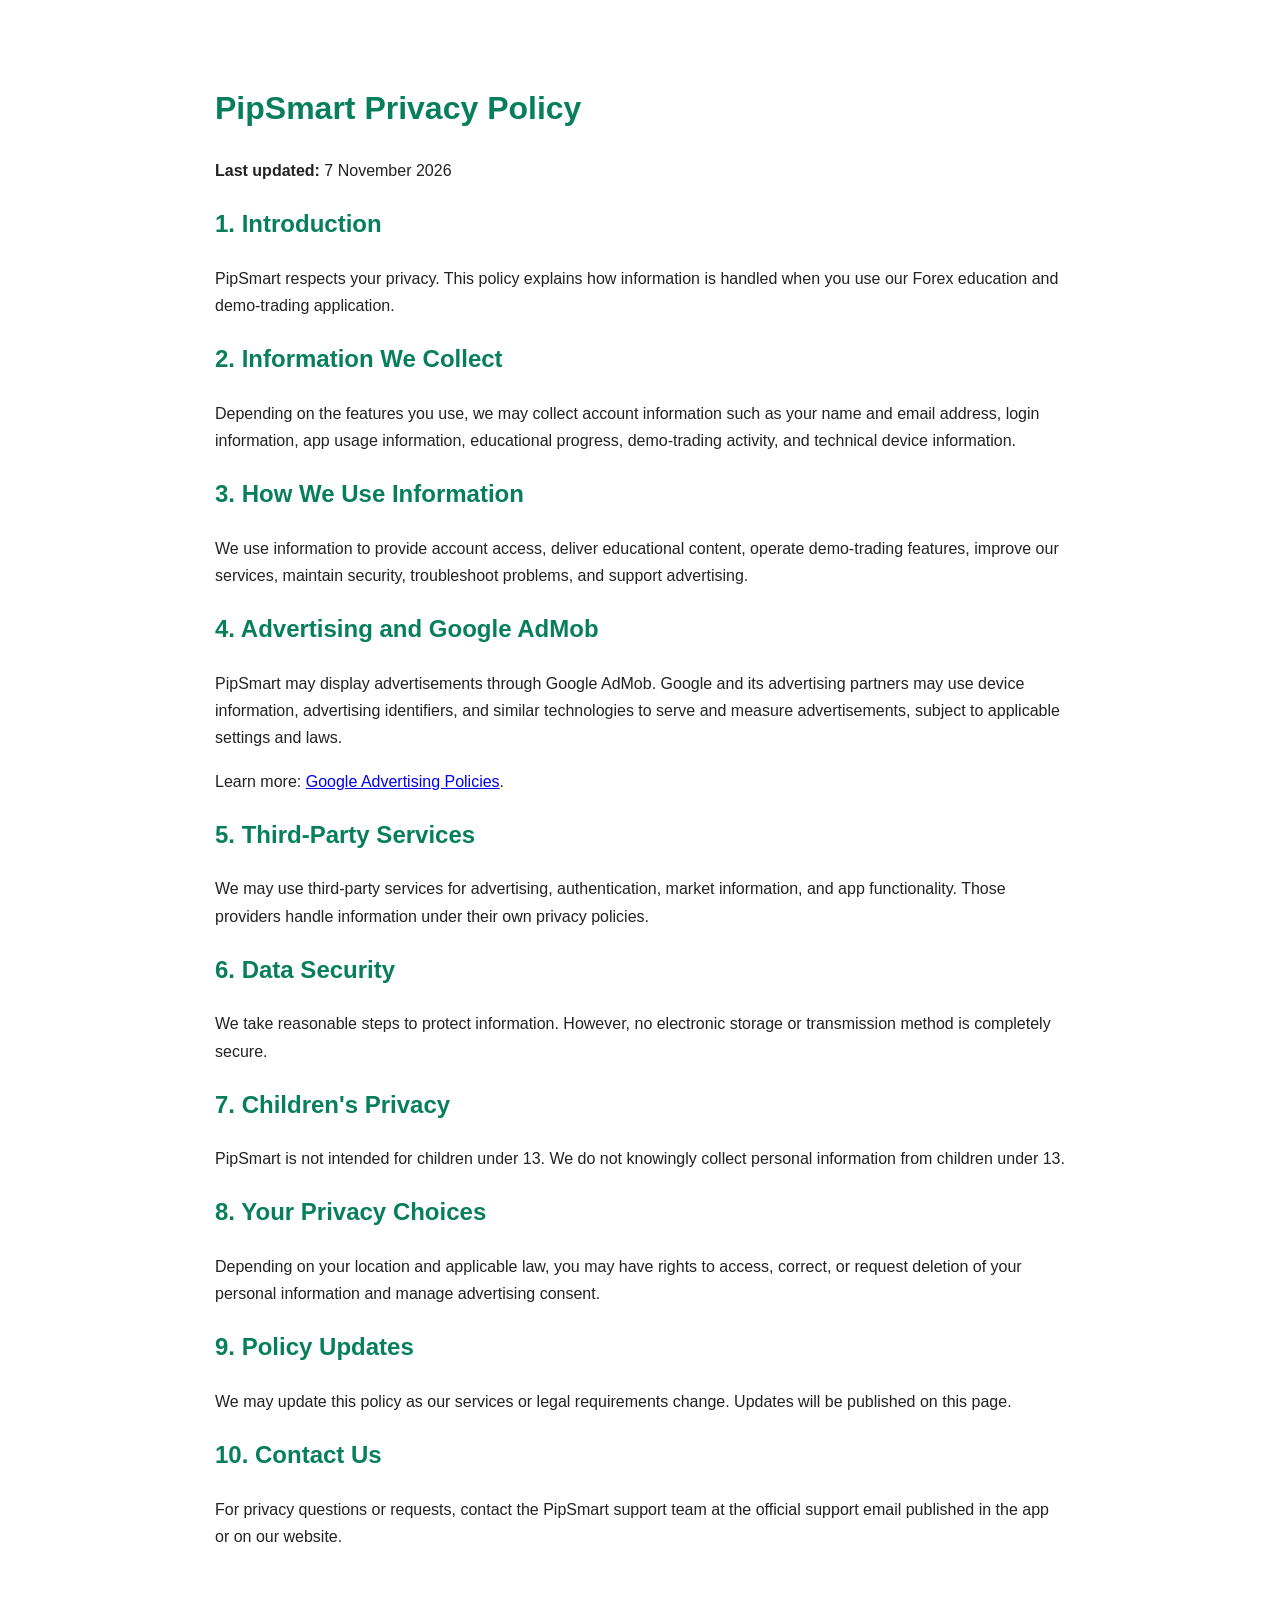
<file: privacy-policy.html>
<!DOCTYPE html>
<html lang="en">
<head>
  <meta charset="UTF-8">
  <meta name="viewport" content="width=device-width, initial-scale=1.0">
  <title>PipSmart Privacy Policy</title>
  <style>
    body {
      font-family: Arial, sans-serif;
      max-width: 850px;
      margin: 40px auto;
      padding: 20px;
      line-height: 1.7;
      color: #222;
    }
    h1, h2 { color: #087f5b; }
  </style>
</head>
<body>
  <h1>PipSmart Privacy Policy</h1>
  <p><strong>Last updated:</strong> 7 November 2026</p>

  <h2>1. Introduction</h2>
  <p>PipSmart respects your privacy. This policy explains how information is handled when you use our Forex education and demo-trading application.</p>

  <h2>2. Information We Collect</h2>
  <p>Depending on the features you use, we may collect account information such as your name and email address, login information, app usage information, educational progress, demo-trading activity, and technical device information.</p>

  <h2>3. How We Use Information</h2>
  <p>We use information to provide account access, deliver educational content, operate demo-trading features, improve our services, maintain security, troubleshoot problems, and support advertising.</p>

  <h2>4. Advertising and Google AdMob</h2>
  <p>PipSmart may display advertisements through Google AdMob. Google and its advertising partners may use device information, advertising identifiers, and similar technologies to serve and measure advertisements, subject to applicable settings and laws.</p>
  <p>Learn more: <a href="https://policies.google.com/technologies/ads">Google Advertising Policies</a>.</p>

  <h2>5. Third-Party Services</h2>
  <p>We may use third-party services for advertising, authentication, market information, and app functionality. Those providers handle information under their own privacy policies.</p>

  <h2>6. Data Security</h2>
  <p>We take reasonable steps to protect information. However, no electronic storage or transmission method is completely secure.</p>

  <h2>7. Children's Privacy</h2>
  <p>PipSmart is not intended for children under 13. We do not knowingly collect personal information from children under 13.</p>

  <h2>8. Your Privacy Choices</h2>
  <p>Depending on your location and applicable law, you may have rights to access, correct, or request deletion of your personal information and manage advertising consent.</p>

  <h2>9. Policy Updates</h2>
  <p>We may update this policy as our services or legal requirements change. Updates will be published on this page.</p>

  <h2>10. Contact Us</h2>
  <p>For privacy questions or requests, contact the PipSmart support team at the official support email published in the app or on our website.</p>
</body>
</html>
</file>
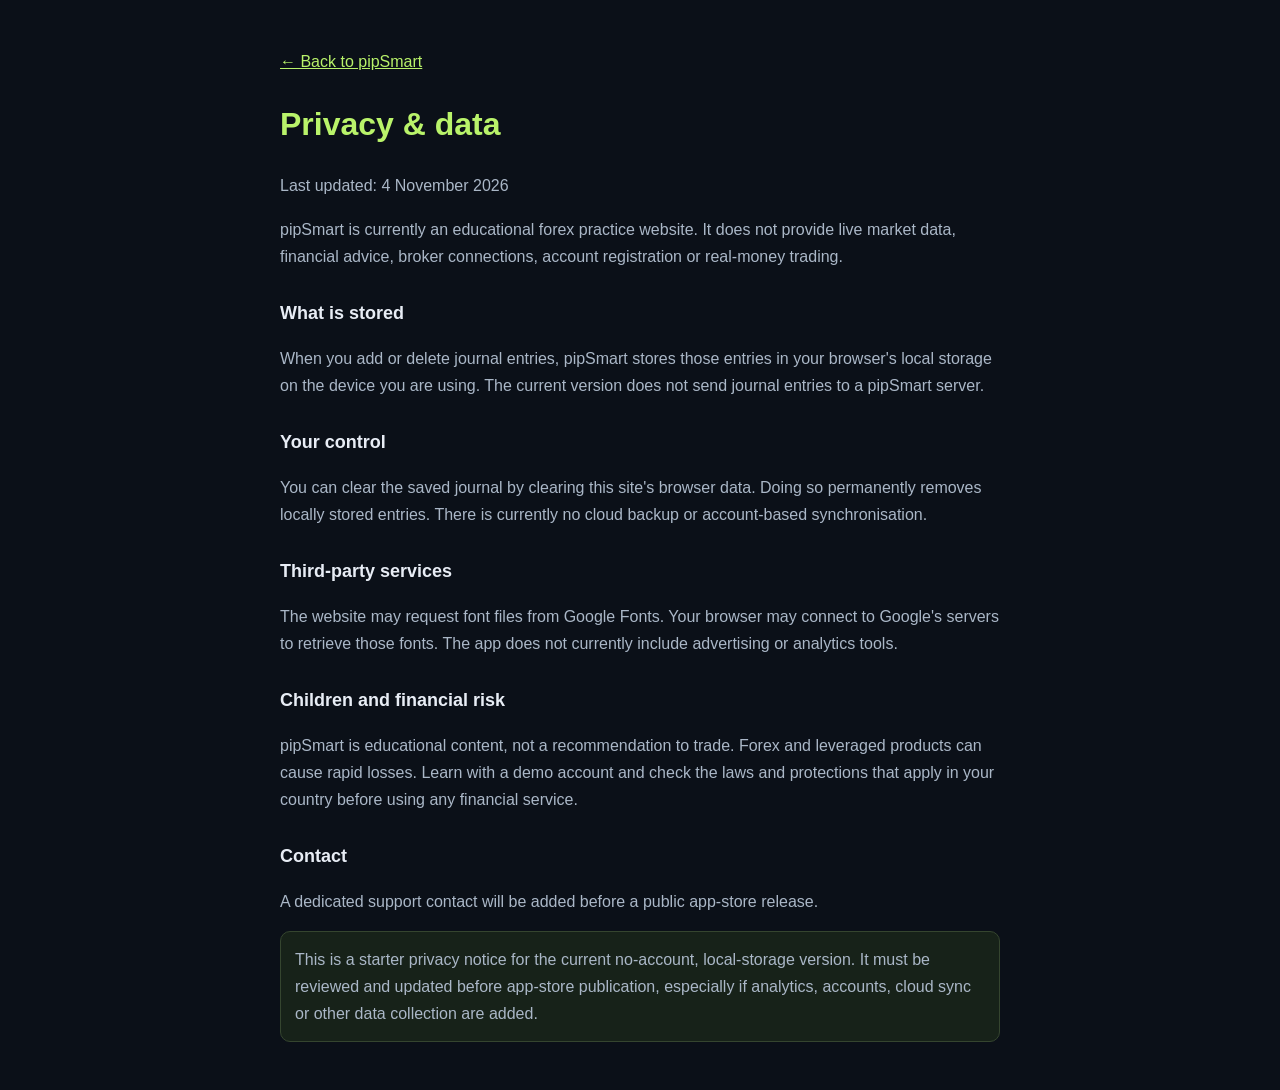
<file: privacy.html>
<!doctype html>
<html lang="en">
<head>
  <meta charset="UTF-8" />
  <meta name="viewport" content="width=device-width, initial-scale=1" />
  <meta name="theme-color" content="#0b1018" />
  <title>Privacy & data — pipSmart</title>
  <style>
    body{margin:0;padding:32px 18px;background:#0b1018;color:#e8edf5;font:16px/1.7 Arial,sans-serif}
    main{max-width:720px;margin:0 auto}h1{color:#b9f36a}h2{font-size:18px;margin-top:28px}
    p,li{color:#aab7c7}a{color:#b9f36a}
    .note{padding:14px;border:1px solid #35452f;border-radius:10px;background:#172219}
  </style>
</head>
<body>
<main>
  <p><a href="./">← Back to pipSmart</a></p>
  <h1>Privacy & data</h1>
  <p>Last updated: 4 November 2026</p>
  <p>pipSmart is currently an educational forex practice website. It does not provide live market data, financial advice, broker connections, account registration or real-money trading.</p>
  <h2>What is stored</h2>
  <p>When you add or delete journal entries, pipSmart stores those entries in your browser's local storage on the device you are using. The current version does not send journal entries to a pipSmart server.</p>
  <h2>Your control</h2>
  <p>You can clear the saved journal by clearing this site's browser data. Doing so permanently removes locally stored entries. There is currently no cloud backup or account-based synchronisation.</p>
  <h2>Third-party services</h2>
  <p>The website may request font files from Google Fonts. Your browser may connect to Google's servers to retrieve those fonts. The app does not currently include advertising or analytics tools.</p>
  <h2>Children and financial risk</h2>
  <p>pipSmart is educational content, not a recommendation to trade. Forex and leveraged products can cause rapid losses. Learn with a demo account and check the laws and protections that apply in your country before using any financial service.</p>
  <h2>Contact</h2>
  <p>A dedicated support contact will be added before a public app-store release.</p>
  <p class="note">This is a starter privacy notice for the current no-account, local-storage version. It must be reviewed and updated before app-store publication, especially if analytics, accounts, cloud sync or other data collection are added.</p>
</main>
</body>
</html>
</file>
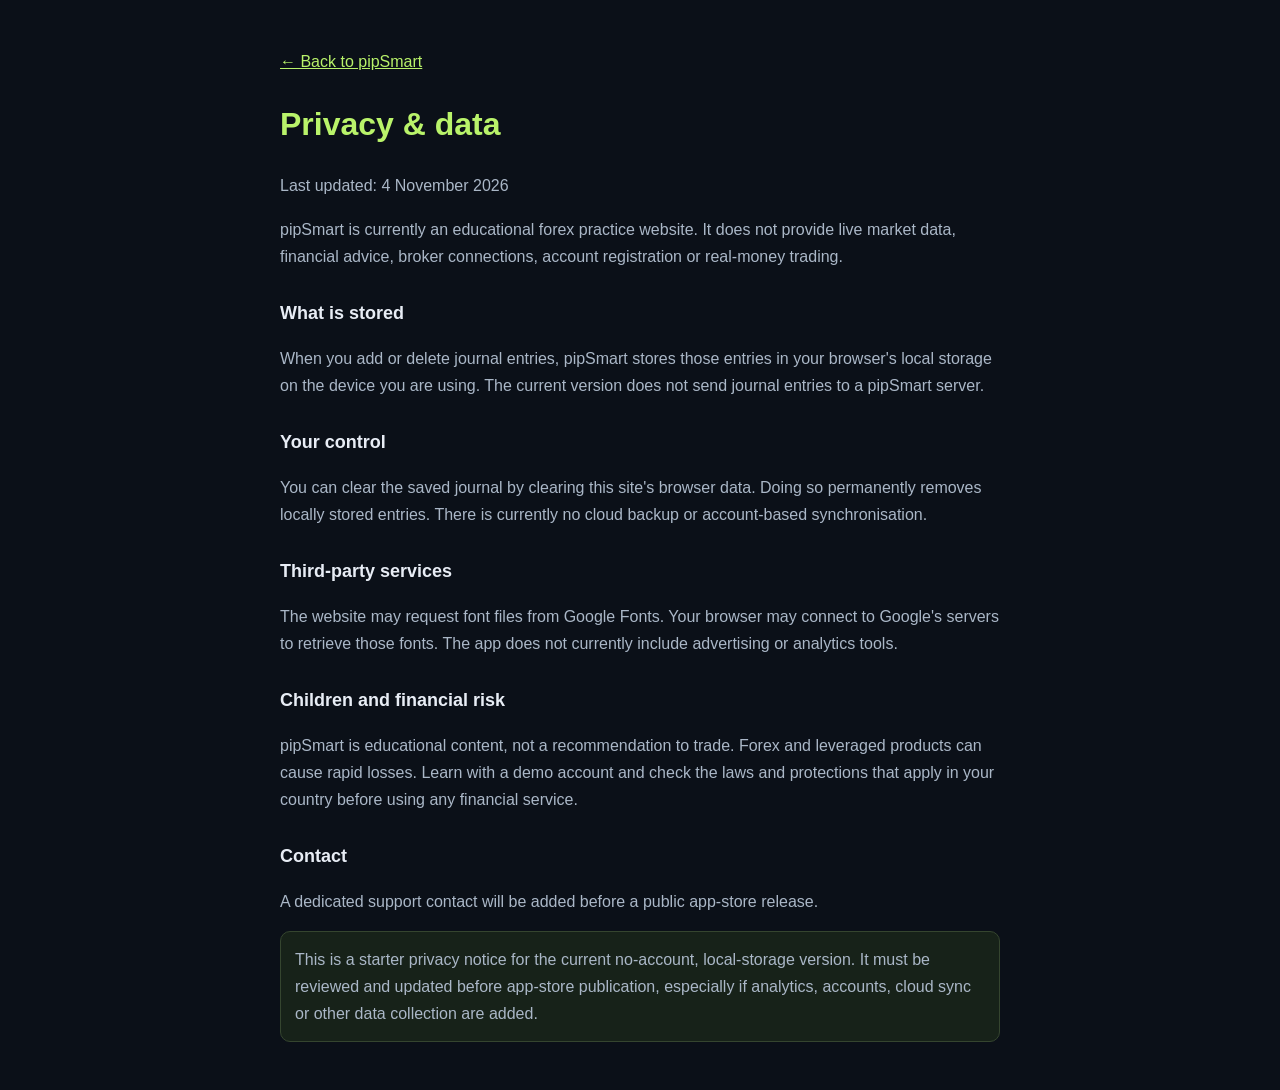
<file: public/privacy.html>
<!doctype html>
<html lang="en">
<head>
  <meta charset="UTF-8" />
  <meta name="viewport" content="width=device-width, initial-scale=1" />
  <meta name="theme-color" content="#0b1018" />
  <title>Privacy & data — pipSmart</title>
  <style>
    body{margin:0;padding:32px 18px;background:#0b1018;color:#e8edf5;font:16px/1.7 Arial,sans-serif}
    main{max-width:720px;margin:0 auto}h1{color:#b9f36a}h2{font-size:18px;margin-top:28px}
    p,li{color:#aab7c7}a{color:#b9f36a}
    .note{padding:14px;border:1px solid #35452f;border-radius:10px;background:#172219}
  </style>
</head>
<body>
<main>
  <p><a href="./">← Back to pipSmart</a></p>
  <h1>Privacy & data</h1>
  <p>Last updated: 4 November 2026</p>
  <p>pipSmart is currently an educational forex practice website. It does not provide live market data, financial advice, broker connections, account registration or real-money trading.</p>
  <h2>What is stored</h2>
  <p>When you add or delete journal entries, pipSmart stores those entries in your browser's local storage on the device you are using. The current version does not send journal entries to a pipSmart server.</p>
  <h2>Your control</h2>
  <p>You can clear the saved journal by clearing this site's browser data. Doing so permanently removes locally stored entries. There is currently no cloud backup or account-based synchronisation.</p>
  <h2>Third-party services</h2>
  <p>The website may request font files from Google Fonts. Your browser may connect to Google's servers to retrieve those fonts. The app does not currently include advertising or analytics tools.</p>
  <h2>Children and financial risk</h2>
  <p>pipSmart is educational content, not a recommendation to trade. Forex and leveraged products can cause rapid losses. Learn with a demo account and check the laws and protections that apply in your country before using any financial service.</p>
  <h2>Contact</h2>
  <p>A dedicated support contact will be added before a public app-store release.</p>
  <p class="note">This is a starter privacy notice for the current no-account, local-storage version. It must be reviewed and updated before app-store publication, especially if analytics, accounts, cloud sync or other data collection are added.</p>
</main>
</body>
</html>
</file>
